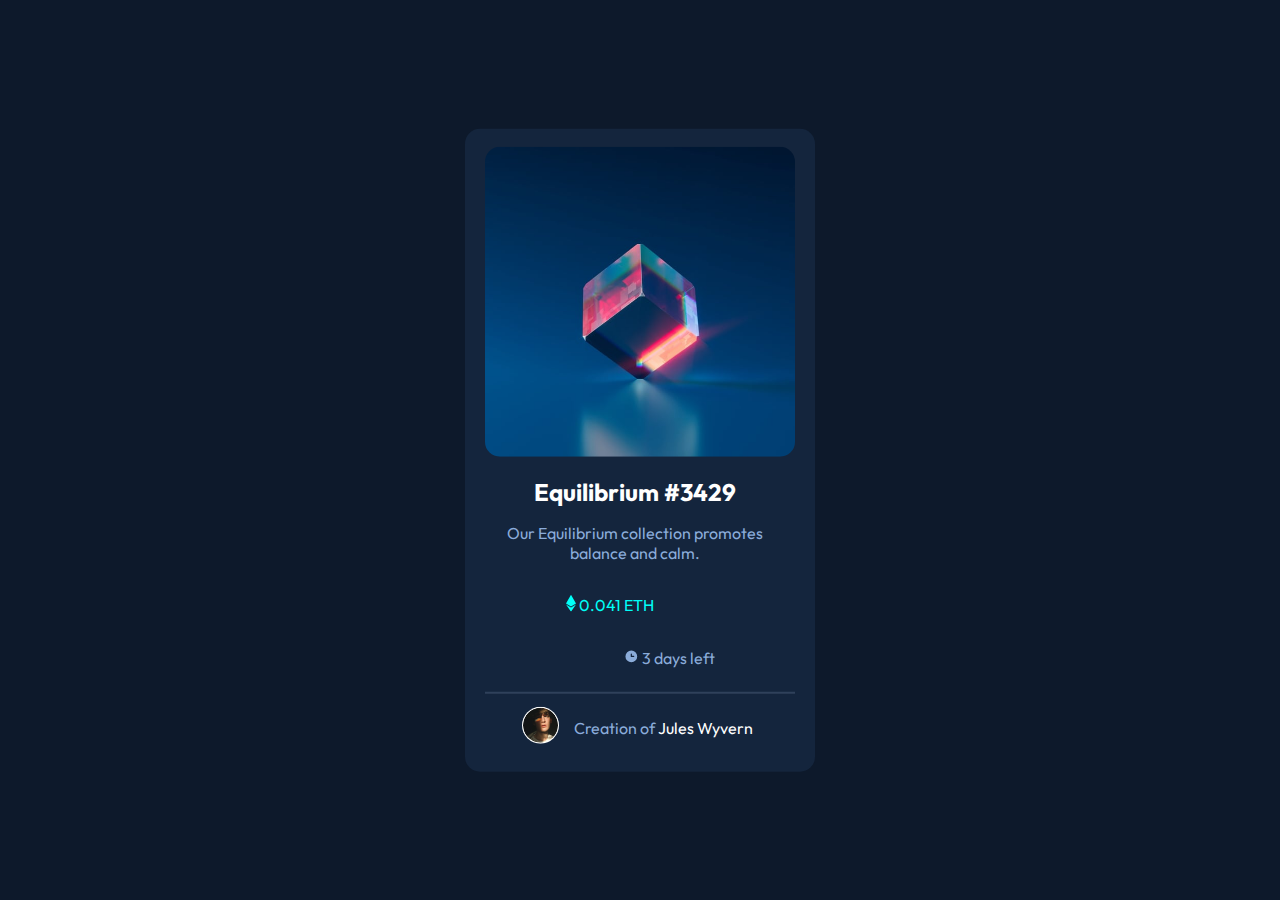
<file: nft-preview-card/index.html>
<!DOCTYPE html>
<html lang="en">
<head>
  <meta charset="UTF-8">
  <meta http-equiv="X-UA-Compatible" content="IE=edge">
  <meta name="viewport" content="width=device-width, initial-scale=1.0">
  <link rel="shortcut icon" href="images/favicon-32x32.png" type="image/png">
  <link rel="stylesheet" href="style.css">
  <title>Nft Preview Card</title>
</head>
<body>
  <div id="card">
    <img src="images/image-equilibrium.jpg" alt="image-equilibrium">
    <h1>Equilibrium #3429</h1>
    <p>Our Equilibrium collection promotes <br>balance and calm.</p>
    <div>
      <p id="ethereum-text"><img src="images/icon-ethereum.svg" alt="icon-ethereum" id="ethereum"> 0.041 ETH</p>
      <p id="clock-text"><img src="images/icon-clock.svg" alt="icon-clock" id="clock"> 3 days left</p>
    </div>
    <hr>
    <div>
      <img src="images/image-avatar.png" alt="image-avatar" id="avatar-img">
      <p id="avatar-text">Creation of <span id="name">Jules Wyvern</span></p>
    </div>
  </div>
</body>
</html>
</file>
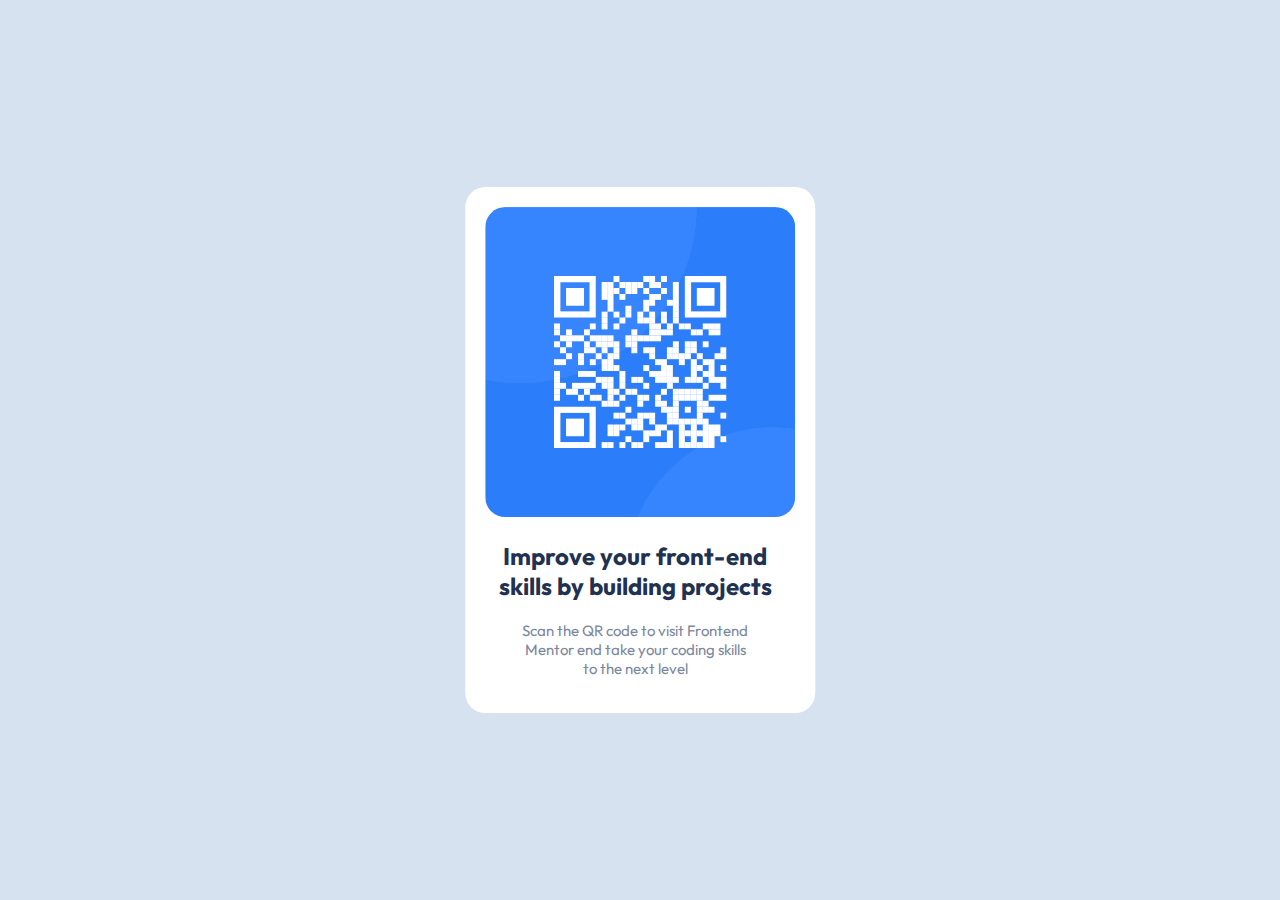
<file: Qr Code/index.html>
<!DOCTYPE html>
<html lang="en">
<head>
    <meta charset="UTF-8">
    <meta http-equiv="X-UA-Compatible" content="IE=edge">
    <meta name="viewport" content="width=device-width, initial-scale=1.0">
    <link rel="shortcut icon" href="images/favicon-32x32.png" type="png">
    <title>First Project</title>
    <style>
        @import url('https://fonts.googleapis.com/css2?family=Outfit:wght@100;200;300;400;500;600;700;800;900&family=Rubik:ital,wght@0,300;0,400;0,500;0,600;0,700;0,800;0,900;1,300;1,400;1,500;1,600;1,700;1,800;1,900&display=swap');

        body {
            background-color: hsl(212, 45%, 89%);
        }

        h2 {
            font-family: 'outfit', sans-serif;
            color: hsl(218, 44%, 22%);
            text-align: center;
        }

        p {
            font-family: 'outfit', sans-serif;
            font-size: 15px;
            color: hsl(220, 15%, 55%);
            text-align: center;
        }

        img {
            height: 310px;
            width: 310px;
            border-radius: 20px;
        }

        div {
            position: absolute;
            background-color: hsl(0, 0%, 100%);
            width: 300px;
            height: 200 px;
            padding: 20px 29.5px 20px 20px;
            border-radius: 20px;
            top: 50%;
            left: 50%;
            transform: translate(-50%, -50%);
        }
    </style>
</head>
<body>
    <div>
        <img src="images/image-qr-code.png" alt="Qr Code">
        <h2>Improve your front-end skills by building projects</h2>
        <p>Scan the QR code to visit Frontend <br>Mentor end take your coding skills <br>to the next level</p>
    </div>
</body>
</html>
</file>
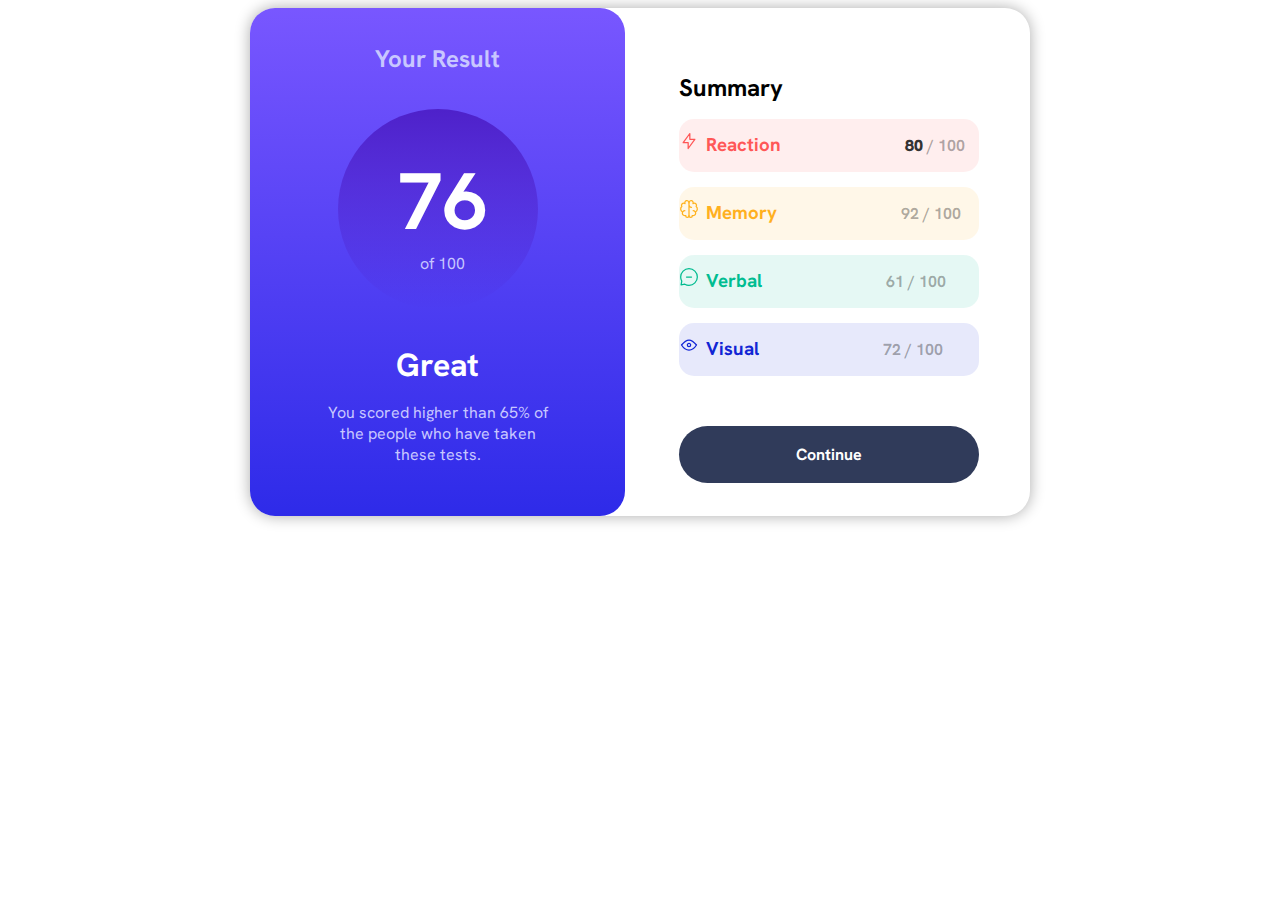
<file: results/index.html>
<!DOCTYPE html>
<html lang="en">
<head>
    <meta charset="UTF-8">
    <meta http-equiv="X-UA-Compatible" content="IE=edge">
    <meta name="viewport" content="width=device-width, initial-scale=1.0">
    <link rel="shortcut icon" href="assets/images/favicon-32x32.png" type="png">
    <link rel="stylesheet" href="style.css">
    <title>Your Results</title>
</head>
<body>
    <main>
        <section>
            <article class="result">
                <h1>Your Result</h1>
                <div class="circle">
                    <p>76 <span>of 100</span></p>
                </div>
                <h2>Great</h2>
                <p>You scored higher than 65% of <br> the people who have taken <br> these tests.</p>
            </article>
            <article class="summary">
                <h1>Summary</h1>
                <div class="reaction">
                    <img src="assets/images/icon-reaction.svg" alt="icon-reaction">
                    <h3>Reaction</h3>
                    <p><b>80</b> / 100</p>
                </div>
                <div class="memory">
                    <img src="assets/images/icon-memory.svg" alt="icon-memory">
                    <h3>Memory</h3>
                    <p>92 / 100</p>
                </div>
                <div class="verbal">
                    <img src="assets/images/icon-verbal.svg" alt="icon-verbal">
                    <h3>Verbal</h3>
                    <p>61 / 100</p>
                </div>
                <div class="visual">
                    <img src="assets/images/icon-visual.svg" alt="icon-visual">
                    <h3>Visual</h3>
                    <p>72 / 100</p>
                </div>

                <div class="botao">
                    <p>Continue<p>
                </div>
            </article>
        </section>
    </main>
</body>
</html>
</file>
<file: nft-preview-card/style.css>
@charset "UTF-8";
@import url('https://fonts.googleapis.com/css2?family=Outfit:wght@100;200;300;400;500;600;700;800;900&family=Rubik:ital,wght@0,300;0,400;0,500;0,600;0,700;0,800;0,900;1,300;1,400;1,500;1,600;1,700;1,800;1,900&display=swap');

body {
    text-align: center;
    font-family: 'Outfit', sans-serif;
    background-color: hsl(217, 54%, 11%);
}

#card {
    background-color: hsl(216, 50%, 16%);
    width: 300px;
    padding: 18px 30px 18px 20px;
    border-radius: 15px;
    position: absolute;
    top: 50%;
    left: 50%;
    transform: translate(-50%, -50%);
}

img {
    height: 310;
    width: 310px;
    border-radius: 15px;
}

h1 {
    font-size: 1.5em;
    color: rgb(255, 255, 255);
}

p {
    font-size: 1em;
    color: hsl(215, 51%, 70%);
}

#ethereum {
    width: 10px;
}

#ethereum-text {
    display: inline-block;
    margin-right: 50px;
    color: hsl(178, 100%, 50%);
}

#clock {
    width: 15px;
}

#clock-text {
    display: inline-block;
    margin-left: 69px;
    color: hsl(215, 51%, 70%);
}

hr {
    height: 2px;
    width: 310px;
    background-color: hsl(215, 32%, 27%);
    border: none;
}

div {
    display: inline-block;
}

#avatar-img {
    text-align: left;
    height: 35px;
    width: 35px;
    padding: 1px;
    background-color: white;
    border-radius: 100px;
    margin: 5px;
}

#avatar-text {
    float: right;
    margin-left: 10px;
    color: hsl(215, 51%, 70%);
}

#name {
    color: rgb(255, 255, 255);
}
</file>
<file: results/style.css>
@charset "UTF-8";
@font-face {
    font-family: "hanken";
    src: url(assets/fonts/HankenGrotesk-VariableFont_wght.ttf);
}

section {
    display: block;
    min-width: 375px;
    max-width: 780px;
    margin: auto;
    font-family: "hanken", sans-serif;
    background-color: hsl(0, 0%, 100%);
    box-shadow: 0px 0px 15px hsla(0, 0%, 0%, 0.33);
    border-radius: 25px;
}

.result {
    display: inline-block;
    min-width: 375px;
    max-width: 375px;
    padding: 35px 0px;
    background-image: linear-gradient(180deg, hsl(252, 100%, 67%), hsl(241, 81%, 54%));
    border-radius: 25px;
}

.result h1 {
    text-align: center;
    font-size: 1.5em;
    color: hsl(241, 100%, 89%);
    margin: 0px;
}

.result h2 {
    text-align: center;
    font-size: 2em;
    margin: 0px;
    color: hsl(0, 0%, 100%);
}

.result p {
    text-align: center;
    font-size: 1em;
    color: hsl(241, 100%, 89%);
}

.circle {
    position: relative;
    margin: 35px auto;
    width: 200px;
    height: 200px;
    border-radius: 100%;
    background-image: linear-gradient(180deg, hsla(256, 72%, 46%, 1), hsla(241, 72%, 46%, 0));
}

.circle p {
    position: absolute;
    top: 20%;
    left: 30%;
    margin: 0px;
    text-align: center;
    font-size: 5em;
    font-weight: bold;
    color: hsl(0, 0%, 100%);
}

.circle span {
    display: block;
    margin: 0px;
    font-size: 0.2em;
    font-weight: normal;
    color: hsl(241, 100%, 89%);
}

.summary {
    display: inline-block;
    min-width: 300px;
    max-width: 375px;
    padding: 10px 50px;
    border-radius: 25px;
    background-color: hsl(0, 0%, 100%);
}

.summary h1 {
    font-size: 1.5em;
}

.reaction p, .memory p, .verbal p, .visual p {
    display: inline-block;
    font-weight: bold;
    color: hsla(0, 0%, 0%, 0.33);
}

.reaction b, .memory b, .verbal b, .visual b {
    font-weight: bolder;
    color: hsla(0, 0%, 20%);
}

.reaction {
    background: hsla(0, 100%, 67%, 0.1);
    border-radius: 15px;
    margin: 15px auto;
}

.reaction h3 {
    display: inline-block;
    color: hsl(0, 100%, 67%);
    margin: 1% 40% 1% 1%;
}

.memory {
    background-color: hsl(39, 100%, 56%, 0.1);
    border-radius: 15px;
    margin: 15px auto;
}

.memory h3 {
    display: inline;
    color: hsl(39, 100%, 56%);
    margin: 1% 40% 1% 1%;
}

.verbal {
    background-color: hsl(166, 100%, 37%, 0.1);
    border-radius: 15px;
    margin: 15px auto;
}

.verbal h3 {
    display: inline;
    color: hsl(166, 100%, 37%);
    margin: 1% 40% 1% 1%;
}

.visual {
    background-color: hsl(234, 85%, 45%, 0.1);
    border-radius: 15px;
    margin: 15px auto 50px;
}

.visual h3 {
    display: inline;
    color: hsl(234, 85%, 45%);
    margin: 1% 40% 1% 1%;
}

.botao {
    background-color: hsl(224, 30%, 27%);
    border-radius: 50px;
    padding: 2px;
}

.botao p {
    color: hsl(0, 0%, 100%);
    text-align: center;
    font-weight: bold;
}
</file>
